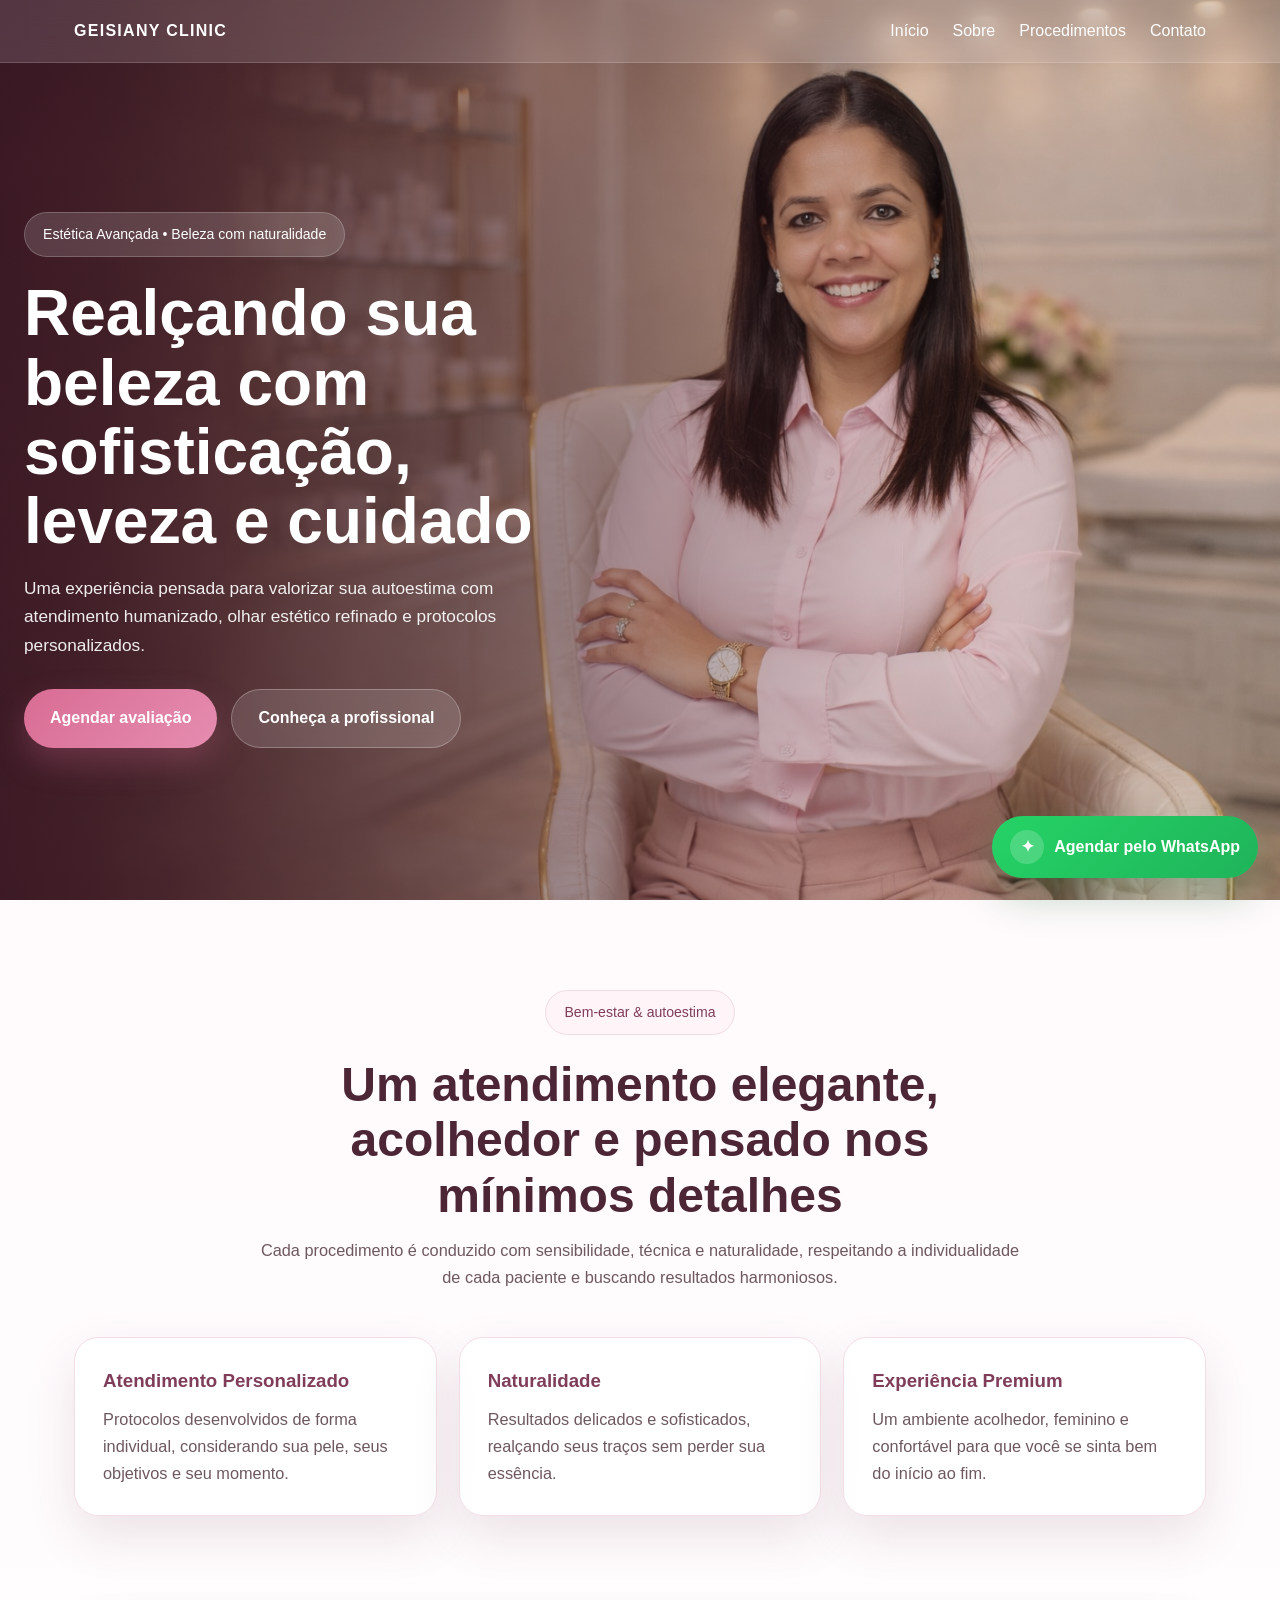
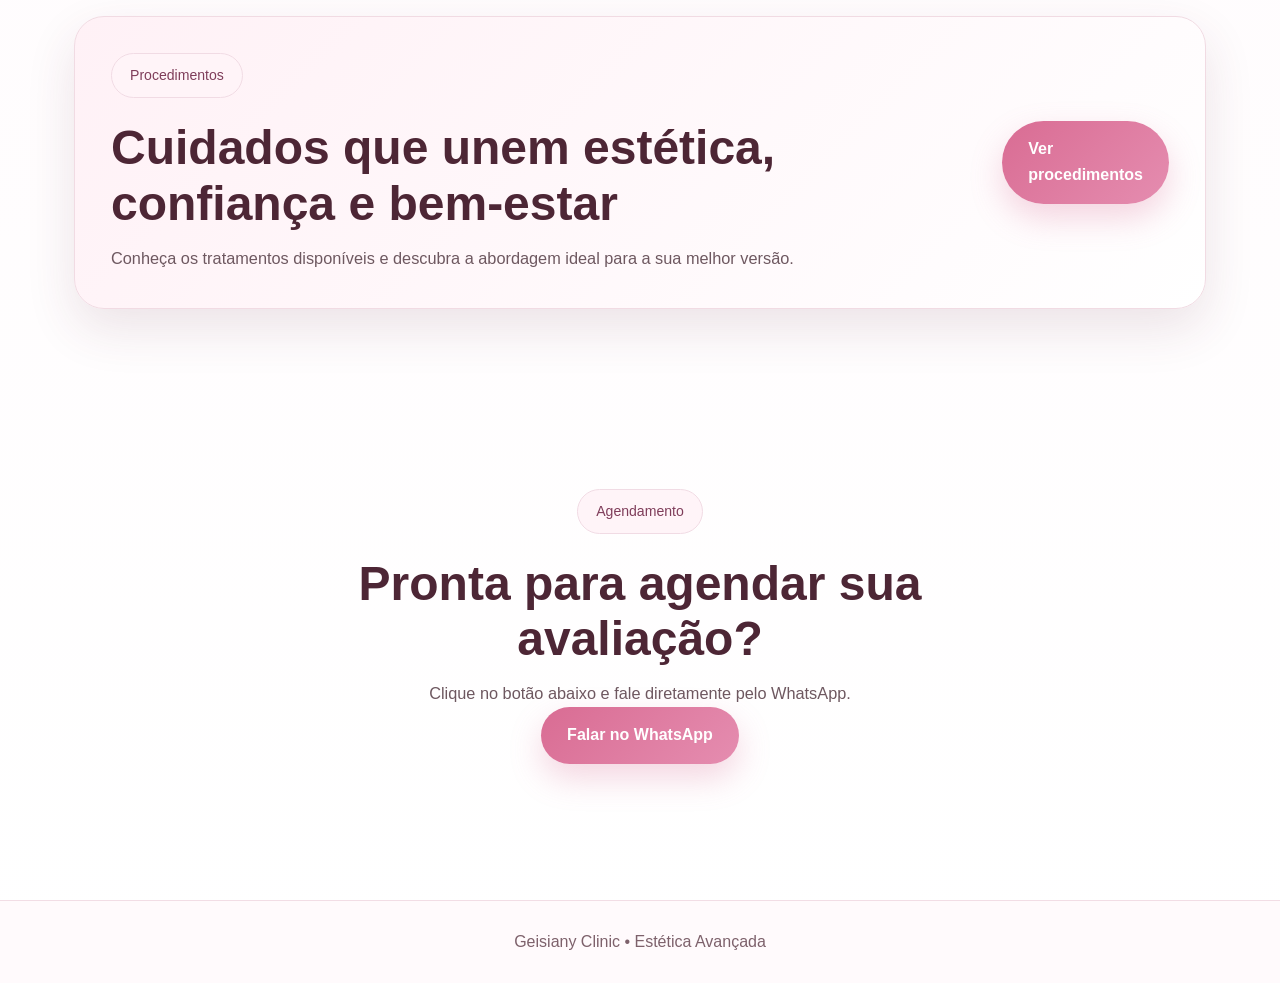
<file: index.html>
<!DOCTYPE html>
<html lang="pt-BR">
<head>
  <meta charset="UTF-8" />
  <meta name="viewport" content="width=device-width, initial-scale=1.0" />
  <title>Geisiany Clinic | Estética Avançada</title>
  <link rel="stylesheet" href="style.css" />
</head>
<body>
  <header class="navbar">
    <div class="nav-wrapper">
      <a class="brand" href="index.html">Geisiany Clinic</a>
      <nav>
        <a href="index.html">Início</a>
        <a href="sobre.html">Sobre</a>
        <a href="servicos.html">Procedimentos</a>
        <a href="contato.html">Contato</a>
      </nav>
    </div>
  </header>

  <section class="hero">
    <div class="overlay"></div>

    <div class="hero-content">
      <span class="tag">Estética Avançada • Beleza com naturalidade</span>
      <h1>Realçando sua beleza com sofisticação, leveza e cuidado</h1>
      <p>
        Uma experiência pensada para valorizar sua autoestima com atendimento
        humanizado, olhar estético refinado e protocolos personalizados.
      </p>

      <div class="hero-buttons">
        <a href="https://wa.me/5537920007691?text=Olá,%20gostaria%20de%20agendar%20uma%20avaliação." target="_blank" rel="noopener" class="btn btn-primary">Agendar avaliação</a>
        <a href="sobre.html" class="btn btn-secondary">Conheça a profissional</a>
      </div>
    </div>
  </section>

  <section class="section intro">
    <div class="section-header">
      <span class="mini-tag">Bem-estar & autoestima</span>
      <h2>Um atendimento elegante, acolhedor e pensado nos mínimos detalhes</h2>
      <p>
        Cada procedimento é conduzido com sensibilidade, técnica e naturalidade,
        respeitando a individualidade de cada paciente e buscando resultados
        harmoniosos.
      </p>
    </div>

    <div class="cards">
      <article class="card">
        <h3>Atendimento Personalizado</h3>
        <p>
          Protocolos desenvolvidos de forma individual, considerando sua pele,
          seus objetivos e seu momento.
        </p>
      </article>

      <article class="card">
        <h3>Naturalidade</h3>
        <p>
          Resultados delicados e sofisticados, realçando seus traços sem perder
          sua essência.
        </p>
      </article>

      <article class="card">
        <h3>Experiência Premium</h3>
        <p>
          Um ambiente acolhedor, feminino e confortável para que você se sinta
          bem do início ao fim.
        </p>
      </article>
    </div>
  </section>

  <section class="section highlight">
    <div class="highlight-box">
      <div>
        <span class="mini-tag">Procedimentos</span>
        <h2>Cuidados que unem estética, confiança e bem-estar</h2>
        <p>
          Conheça os tratamentos disponíveis e descubra a abordagem ideal para a
          sua melhor versão.
        </p>
      </div>
      <a href="servicos.html" class="btn btn-primary">Ver procedimentos</a>
    </div>
  </section>

  <section class="section contact-cta">
    <div class="section-header">
      <span class="mini-tag">Agendamento</span>
      <h2>Pronta para agendar sua avaliação?</h2>
      <p>
        Clique no botão abaixo e fale diretamente pelo WhatsApp.
      </p>
      <a href="https://wa.me/5537920007691?text=Olá,%20gostaria%20de%20agendar%20uma%20avaliação." target="_blank" rel="noopener" class="btn btn-primary">Falar no WhatsApp</a>
    </div>
  </section>

  <footer class="footer">
    <p>Geisiany Clinic • Estética Avançada</p>
  </footer>

  <a
    href="https://wa.me/5537920007691?text=Olá,%20gostaria%20de%20agendar%20uma%20avaliação."
    class="whatsapp-float"
    target="_blank"
    rel="noopener"
    aria-label="Falar no WhatsApp"
    title="Falar no WhatsApp"
  >
    <span class="wa-icon">✦</span>
    <span class="wa-text">Agendar pelo WhatsApp</span>
  </a>
</body>
</html>
</file>
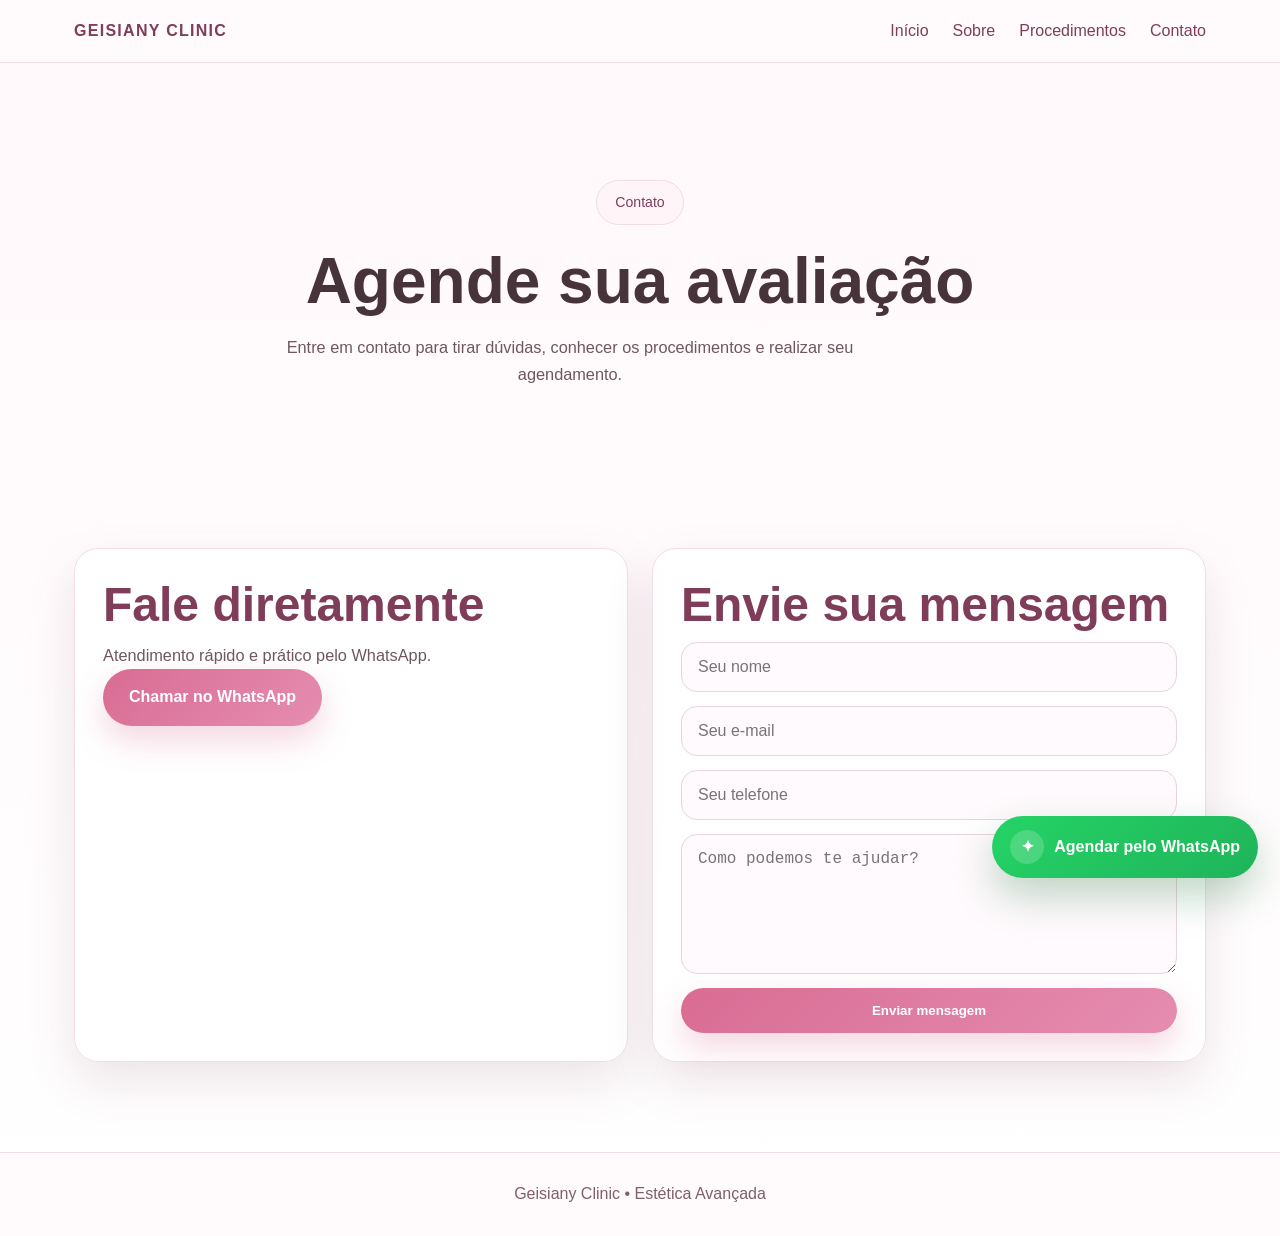
<file: contato.html>
<!DOCTYPE html>
<html lang="pt-BR">
<head>
  <meta charset="UTF-8" />
  <meta name="viewport" content="width=device-width, initial-scale=1.0" />
  <title>Contato | Geisiany Clinic</title>
  <link rel="stylesheet" href="style.css" />
</head>
<body>
  <header class="navbar solid">
    <div class="nav-wrapper">
      <a class="brand dark" href="index.html">Geisiany Clinic</a>
      <nav class="dark-nav">
        <a href="index.html">Início</a>
        <a href="sobre.html">Sobre</a>
        <a href="servicos.html">Procedimentos</a>
        <a href="contato.html">Contato</a>
      </nav>
    </div>
  </header>

  <main class="page-shell">
    <section class="section page-hero">
      <div class="section-header">
        <span class="mini-tag">Contato</span>
        <h1>Agende sua avaliação</h1>
        <p>
          Entre em contato para tirar dúvidas, conhecer os procedimentos e
          realizar seu agendamento.
        </p>
      </div>
    </section>

    <section class="section contact-grid">
      <div class="soft-card">
        <h2>Fale diretamente</h2>
        <p>Atendimento rápido e prático pelo WhatsApp.</p>
        <a href="https://wa.me/5537920007691?text=Olá,%20gostaria%20de%20agendar%20uma%20avaliação." target="_blank" rel="noopener" class="btn btn-primary">Chamar no WhatsApp</a>
      </div>

      <div class="soft-card">
        <h2>Envie sua mensagem</h2>
        <form>
          <input type="text" placeholder="Seu nome" required />
          <input type="email" placeholder="Seu e-mail" required />
          <input type="tel" placeholder="Seu telefone" />
          <textarea placeholder="Como podemos te ajudar?"></textarea>
          <button type="submit">Enviar mensagem</button>
        </form>
      </div>
    </section>
  </main>

  <footer class="footer">
    <p>Geisiany Clinic • Estética Avançada</p>
  </footer>

  <a
    href="https://wa.me/5537920007691?text=Olá,%20gostaria%20de%20agendar%20uma%20avaliação."
    class="whatsapp-float"
    target="_blank"
    rel="noopener"
    aria-label="Falar no WhatsApp"
    title="Falar no WhatsApp"
  >
    <span class="wa-icon">✦</span>
    <span class="wa-text">Agendar pelo WhatsApp</span>
  </a>
</body>
</html>
</file>
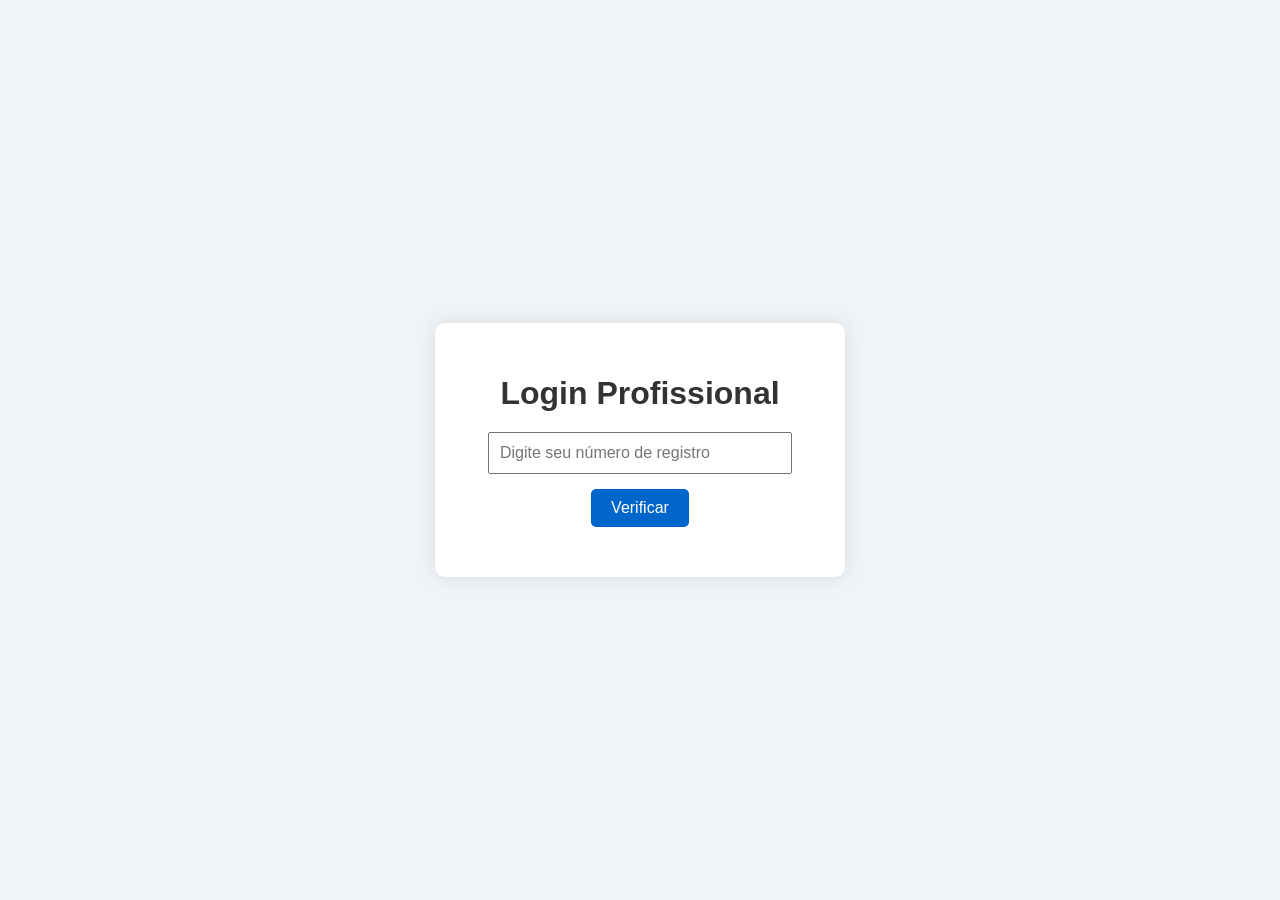
<file: login.html>
<!DOCTYPE html>
<html lang="pt-BR">
<head>
<meta charset="UTF-8" />
<meta name="viewport" content="width=device-width, initial-scale=1.0"/>
<title>Login Profissional</title>
<style>
body, html {
  margin: 0;
  padding: 0;
  font-family: Arial, sans-serif;
  background: #f0f4f8;
  display: flex;
  justify-content: center;
  align-items: center;
  height: 100vh;
}

.container {
  background: white;
  padding: 30px;
  border-radius: 10px;
  box-shadow: 0 0 20px rgba(0,0,0,0.1);
  text-align: center;
  width: 350px;
}

h1 { margin-bottom: 20px; color: #333; }
input {
  width: 80%;
  padding: 10px;
  margin-bottom: 15px;
  font-size: 16px;
}
button {
  padding: 10px 20px;
  font-size: 16px;
  border: none;
  background: #0066cc;
  color: white;
  border-radius: 5px;
  cursor: pointer;
}
button:hover { background: #004a99; }
#prof-info { margin-top: 20px; font-weight: bold; color: #333; }
#enter-btn { display: none; margin-top: 15px; }
</style>
</head>
<body>

<div class="container">
  <h1>Login Profissional</h1>
  <input type="text" id="reg-num" placeholder="Digite seu número de registro">
  <button onclick="buscarProfissional()">Verificar</button>

  <div id="prof-info"></div>
  <button id="enter-btn" onclick="entrar()">Entrar</button>
</div>

<script>
const profissionais = [
  { reg: '818885', nome: 'Dr. Veronica', especialidade: 'Enfermeira' },
  { reg: '23456', nome: 'Dr. Bruno Lima', especialidade: 'Dermatologia' },
  { reg: '34567', nome: 'Dra. Carla Mendes', especialidade: 'Pediatria' },
  { reg: '45678', nome: 'Dr. Diego Torres', especialidade: 'Ortopedia' },
  { reg: '56789', nome: 'Dra. Elisa Santos', especialidade: 'Ginecologia' }
];

function buscarProfissional() {
  const reg = document.getElementById('reg-num').value.trim();
  const prof = profissionais.find(p => p.reg === reg);
  const infoDiv = document.getElementById('prof-info');
  const enterBtn = document.getElementById('enter-btn');

  if (prof) {
    infoDiv.textContent = `Olá, ${prof.nome} - Especialidade: ${prof.especialidade}`;
    enterBtn.style.display = 'inline-block';
    localStorage.setItem('profissionalNome', prof.nome);
    localStorage.setItem('profissionalEspecialidade', prof.especialidade);
  } else {
    infoDiv.textContent = 'Número de registro não encontrado.';
    enterBtn.style.display = 'none';
  }
}

function entrar() {
  window.location.href = 'dashboard.html';
}
</script>

</body>
</html>
</file>
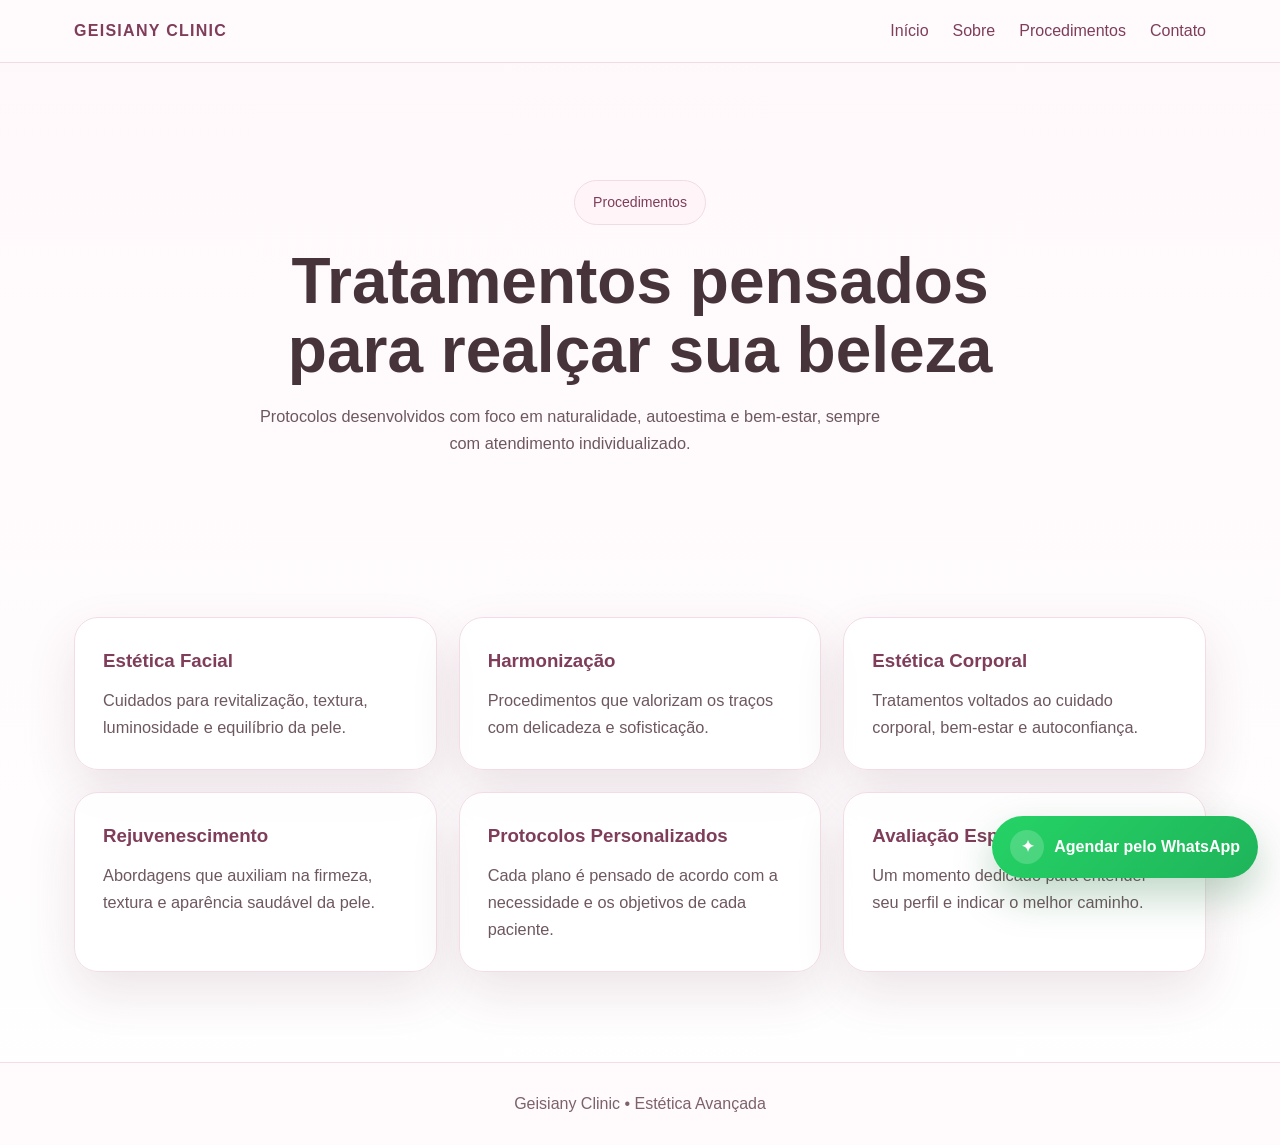
<file: servicos.html>
<!DOCTYPE html>
<html lang="pt-BR">
<head>
  <meta charset="UTF-8" />
  <meta name="viewport" content="width=device-width, initial-scale=1.0" />
  <title>Procedimentos | Geisiany Clinic</title>
  <link rel="stylesheet" href="style.css" />
</head>
<body>
  <header class="navbar solid">
    <div class="nav-wrapper">
      <a class="brand dark" href="index.html">Geisiany Clinic</a>
      <nav class="dark-nav">
        <a href="index.html">Início</a>
        <a href="sobre.html">Sobre</a>
        <a href="servicos.html">Procedimentos</a>
        <a href="contato.html">Contato</a>
      </nav>
    </div>
  </header>

  <main class="page-shell">
    <section class="section page-hero">
      <div class="section-header">
        <span class="mini-tag">Procedimentos</span>
        <h1>Tratamentos pensados para realçar sua beleza</h1>
        <p>
          Protocolos desenvolvidos com foco em naturalidade, autoestima e
          bem-estar, sempre com atendimento individualizado.
        </p>
      </div>
    </section>

    <section class="section">
      <div class="cards">
        <article class="card">
          <h3>Estética Facial</h3>
          <p>Cuidados para revitalização, textura, luminosidade e equilíbrio da pele.</p>
        </article>
        <article class="card">
          <h3>Harmonização</h3>
          <p>Procedimentos que valorizam os traços com delicadeza e sofisticação.</p>
        </article>
        <article class="card">
          <h3>Estética Corporal</h3>
          <p>Tratamentos voltados ao cuidado corporal, bem-estar e autoconfiança.</p>
        </article>
        <article class="card">
          <h3>Rejuvenescimento</h3>
          <p>Abordagens que auxiliam na firmeza, textura e aparência saudável da pele.</p>
        </article>
        <article class="card">
          <h3>Protocolos Personalizados</h3>
          <p>Cada plano é pensado de acordo com a necessidade e os objetivos de cada paciente.</p>
        </article>
        <article class="card">
          <h3>Avaliação Especializada</h3>
          <p>Um momento dedicado para entender seu perfil e indicar o melhor caminho.</p>
        </article>
      </div>
    </section>
  </main>

  <footer class="footer">
    <p>Geisiany Clinic • Estética Avançada</p>
  </footer>

  <a
    href="https://wa.me/5537920007691?text=Olá,%20gostaria%20de%20agendar%20uma%20avaliação."
    class="whatsapp-float"
    target="_blank"
    rel="noopener"
    aria-label="Falar no WhatsApp"
    title="Falar no WhatsApp"
  >
    <span class="wa-icon">✦</span>
    <span class="wa-text">Agendar pelo WhatsApp</span>
  </a>
</body>
</html>
</file>
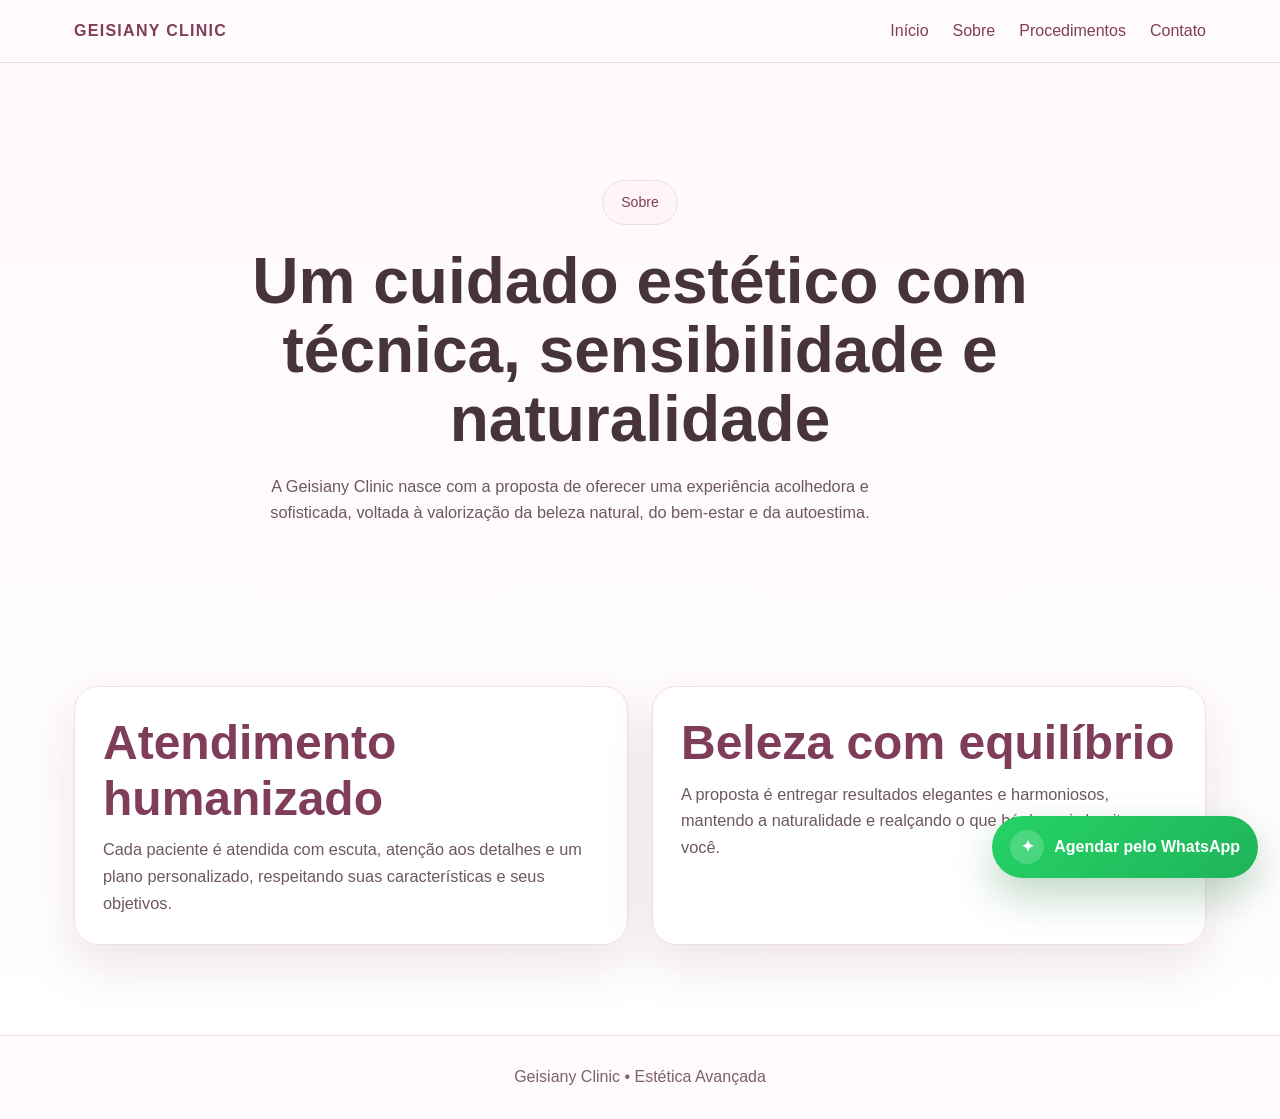
<file: sobre.html>
<!DOCTYPE html>
<html lang="pt-BR">
<head>
  <meta charset="UTF-8" />
  <meta name="viewport" content="width=device-width, initial-scale=1.0" />
  <title>Sobre | Geisiany Clinic</title>
  <link rel="stylesheet" href="style.css" />
</head>
<body>
  <header class="navbar solid">
    <div class="nav-wrapper">
      <a class="brand dark" href="index.html">Geisiany Clinic</a>
      <nav class="dark-nav">
        <a href="index.html">Início</a>
        <a href="sobre.html">Sobre</a>
        <a href="servicos.html">Procedimentos</a>
        <a href="contato.html">Contato</a>
      </nav>
    </div>
  </header>

  <main class="page-shell">
    <section class="section page-hero">
      <div class="section-header">
        <span class="mini-tag">Sobre</span>
        <h1>Um cuidado estético com técnica, sensibilidade e naturalidade</h1>
        <p>
          A Geisiany Clinic nasce com a proposta de oferecer uma experiência
          acolhedora e sofisticada, voltada à valorização da beleza natural, do
          bem-estar e da autoestima.
        </p>
      </div>
    </section>

    <section class="section two-columns">
      <div class="soft-card">
        <h2>Atendimento humanizado</h2>
        <p>
          Cada paciente é atendida com escuta, atenção aos detalhes e um plano
          personalizado, respeitando suas características e seus objetivos.
        </p>
      </div>
      <div class="soft-card">
        <h2>Beleza com equilíbrio</h2>
        <p>
          A proposta é entregar resultados elegantes e harmoniosos, mantendo a
          naturalidade e realçando o que há de mais bonito em você.
        </p>
      </div>
    </section>
  </main>

  <footer class="footer">
    <p>Geisiany Clinic • Estética Avançada</p>
  </footer>

  <a
    href="https://wa.me/5537920007691?text=Olá,%20gostaria%20de%20agendar%20uma%20avaliação."
    class="whatsapp-float"
    target="_blank"
    rel="noopener"
    aria-label="Falar no WhatsApp"
    title="Falar no WhatsApp"
  >
    <span class="wa-icon">✦</span>
    <span class="wa-text">Agendar pelo WhatsApp</span>
  </a>
</body>
</html>
</file>
<file: style.css>
:root {
  --rosa-principal: #d96c93;
  --rosa-claro: #f7d9e4;
  --rosa-suave: #fff4f8;
  --rosa-quente: #c35680;
  --vinho: #7f3d5a;
  --texto: #47333a;
  --branco: #ffffff;
  --nude: #f8eef2;
  --sombra: 0 20px 50px rgba(95, 43, 65, 0.12);
  --radius: 24px;
}

* {
  margin: 0;
  padding: 0;
  box-sizing: border-box;
}

html {
  scroll-behavior: smooth;
}

body {
  font-family: "Segoe UI", Arial, sans-serif;
  color: var(--texto);
  background: linear-gradient(to bottom, #fff8fb, #ffffff);
  line-height: 1.65;
}

a {
  text-decoration: none;
}

.navbar {
  position: fixed;
  top: 0;
  width: 100%;
  z-index: 1000;
  background: rgba(255, 247, 250, 0.14);
  backdrop-filter: blur(14px);
  border-bottom: 1px solid rgba(255, 255, 255, 0.16);
}

.navbar.solid {
  background: rgba(255, 251, 252, 0.96);
  border-bottom: 1px solid #f1dbe4;
}

.nav-wrapper {
  max-width: 1180px;
  margin: 0 auto;
  padding: 18px 24px;
  display: flex;
  align-items: center;
  justify-content: space-between;
  gap: 20px;
}

.brand {
  color: var(--branco);
  font-weight: 700;
  letter-spacing: 0.08em;
  text-transform: uppercase;
  font-size: 1rem;
}

.brand.dark {
  color: var(--vinho);
}

.navbar nav {
  display: flex;
  gap: 24px;
  flex-wrap: wrap;
}

.navbar nav a {
  color: var(--branco);
  font-weight: 500;
  transition: 0.25s ease;
}

.dark-nav a {
  color: var(--vinho) !important;
}

.navbar nav a:hover {
  color: var(--rosa-claro);
}

.dark-nav a:hover {
  color: var(--rosa-quente) !important;
}

.hero {
  position: relative;
  min-height: 100vh;
  background-image: url('img/Veronica.jpeg');
  background-size: cover;
  background-position: right center;
  background-repeat: no-repeat;
  display: flex;
  align-items: center;
  padding: 120px 24px 60px;
}

.overlay {
  position: absolute;
  inset: 0;
  background:
    linear-gradient(
      to right,
      rgba(58, 23, 37, 0.82) 0%,
      rgba(58, 23, 37, 0.55) 35%,
      rgba(58, 23, 37, 0.18) 70%,
      rgba(58, 23, 37, 0.06) 100%
    );
}

.hero-content {
  position: relative;
  z-index: 2;
  max-width: 760px;
  color: var(--branco);
}

.tag,
.mini-tag {
  display: inline-block;
  padding: 10px 18px;
  border-radius: 999px;
  margin-bottom: 22px;
  font-size: 0.88rem;
  backdrop-filter: blur(8px);
}

.tag {
  background: rgba(255, 255, 255, 0.15);
  border: 1px solid rgba(255, 255, 255, 0.2);
  color: var(--branco);
}

.mini-tag {
  background: var(--rosa-suave);
  border: 1px solid #f1dbe4;
  color: var(--vinho);
}

.hero h1,
.page-hero h1 {
  font-size: clamp(2.4rem, 5vw, 4.7rem);
  line-height: 1.08;
  margin-bottom: 18px;
}

.hero p,
.page-hero p {
  font-size: 1.08rem;
  max-width: 640px;
  margin-bottom: 30px;
}

.hero p {
  color: rgba(255, 255, 255, 0.92);
}

.hero-buttons {
  display: flex;
  gap: 14px;
  flex-wrap: wrap;
}

.btn,
button {
  display: inline-flex;
  align-items: center;
  justify-content: center;
  border: none;
  border-radius: 999px;
  padding: 15px 26px;
  font-weight: 600;
  cursor: pointer;
  transition: 0.28s ease;
}

.btn-primary,
button {
  background: linear-gradient(135deg, var(--rosa-principal), #e58db0);
  color: var(--branco);
  box-shadow: 0 14px 32px rgba(217, 108, 147, 0.28);
}

.btn-primary:hover,
button:hover {
  transform: translateY(-2px);
  filter: brightness(1.03);
}

.btn-secondary {
  color: var(--branco);
  background: rgba(255, 255, 255, 0.14);
  border: 1px solid rgba(255, 255, 255, 0.26);
  backdrop-filter: blur(8px);
}

.btn-secondary:hover {
  background: rgba(255, 255, 255, 0.22);
}

.page-shell {
  padding-top: 90px;
}

.section {
  max-width: 1180px;
  margin: 0 auto;
  padding: 90px 24px;
}

.page-hero {
  padding-bottom: 24px;
}

.section-header {
  text-align: center;
  max-width: 780px;
  margin: 0 auto 46px;
}

.section h2 {
  font-size: clamp(2rem, 4vw, 3rem);
  line-height: 1.15;
  margin-bottom: 14px;
  color: #4d2635;
}

.section p {
  color: #6e5860;
  font-size: 1.02rem;
}

.cards {
  display: grid;
  grid-template-columns: repeat(3, 1fr);
  gap: 22px;
}

.card,
.soft-card {
  background: rgba(255, 255, 255, 0.9);
  border: 1px solid #f2dde6;
  border-radius: var(--radius);
  padding: 28px;
  box-shadow: var(--sombra);
  transition: 0.28s ease;
}

.card:hover,
.soft-card:hover {
  transform: translateY(-6px);
}

.card h3,
.soft-card h2 {
  color: var(--vinho);
  margin-bottom: 10px;
}

.highlight {
  padding-top: 10px;
}

.highlight-box {
  display: flex;
  justify-content: space-between;
  align-items: center;
  gap: 24px;
  background: linear-gradient(135deg, #fff1f6, #ffffff);
  border: 1px solid #f1dbe3;
  border-radius: 30px;
  padding: 36px;
  box-shadow: var(--sombra);
}

.two-columns,
.contact-grid {
  display: grid;
  grid-template-columns: repeat(2, 1fr);
  gap: 24px;
}

form {
  display: grid;
  gap: 14px;
}

input,
textarea {
  width: 100%;
  padding: 15px 16px;
  border-radius: 16px;
  border: 1px solid #ead3dc;
  background: #fffafd;
  outline: none;
  font-size: 1rem;
  color: var(--texto);
}

input:focus,
textarea:focus {
  border-color: var(--rosa-principal);
  box-shadow: 0 0 0 4px rgba(217, 108, 147, 0.12);
}

textarea {
  min-height: 140px;
  resize: vertical;
}

.footer {
  text-align: center;
  padding: 28px 20px;
  color: #7d616b;
  border-top: 1px solid #f2dde5;
  background: #fffafc;
}

.whatsapp-float {
  position: fixed;
  right: 22px;
  bottom: 22px;
  z-index: 1100;
  display: inline-flex;
  align-items: center;
  gap: 10px;
  padding: 14px 18px;
  border-radius: 999px;
  background: linear-gradient(135deg, #25d366, #1fb45a);
  color: #ffffff;
  box-shadow: 0 18px 40px rgba(24, 110, 53, 0.28);
  font-weight: 700;
  transition: 0.28s ease;
}

.whatsapp-float:hover {
  transform: translateY(-3px) scale(1.01);
}

.wa-icon {
  width: 34px;
  height: 34px;
  border-radius: 50%;
  display: inline-flex;
  align-items: center;
  justify-content: center;
  background: rgba(255, 255, 255, 0.18);
  font-size: 1rem;
}

.wa-text {
  white-space: nowrap;
}

@media (max-width: 960px) {
  .cards,
  .two-columns,
  .contact-grid {
    grid-template-columns: 1fr;
  }

  .highlight-box {
    flex-direction: column;
    align-items: flex-start;
  }

  .nav-wrapper {
    flex-direction: column;
  }

  .hero {
    justify-content: center;
  }

  .hero-content {
    text-align: center;
    margin: 0 auto;
  }

  .hero p {
    margin-left: auto;
    margin-right: auto;
  }

  .hero-buttons {
    justify-content: center;
  }
}

@media (max-width: 640px) {
  .navbar nav {
    justify-content: center;
    gap: 14px;
  }

  .section {
    padding: 70px 18px;
  }

  .whatsapp-float {
    right: 14px;
    bottom: 14px;
    padding: 12px 14px;
  }

  .wa-text {
    display: none;
  }
}

.hero-content { max-width: 560px; }


/* Mobile refinements */
@media (max-width: 768px) {
  .nav-wrapper {
    padding: 14px 16px;
    gap: 10px;
  }

  .brand,
  .brand.dark {
    font-size: 0.92rem;
    letter-spacing: 0.06em;
    text-align: center;
  }

  .navbar nav {
    width: 100%;
    justify-content: center;
    gap: 10px 14px;
  }

  .navbar nav a {
    font-size: 0.92rem;
  }

  .hero {
    min-height: 100svh;
    padding: 128px 18px 36px;
    background-position: 76% center;
    align-items: center;
  }

  .overlay {
    background:
      linear-gradient(
        to bottom,
        rgba(58, 23, 37, 0.70) 0%,
        rgba(58, 23, 37, 0.56) 42%,
        rgba(58, 23, 37, 0.34) 100%
      );
  }

  .hero-content {
    max-width: 100%;
    text-align: center;
    margin: 0 auto;
  }

  .tag {
    font-size: 0.78rem;
    padding: 8px 14px;
    margin-bottom: 16px;
  }

  .hero h1 {
    font-size: 2rem;
    line-height: 1.12;
    margin-bottom: 14px;
  }

  .hero p {
    font-size: 0.98rem;
    line-height: 1.55;
    max-width: 100%;
    margin-bottom: 22px;
  }

  .hero-buttons {
    width: 100%;
    flex-direction: column;
    gap: 10px;
  }

  .hero-buttons .btn {
    width: 100%;
    min-height: 52px;
    padding: 14px 18px;
  }

  .section {
    padding: 56px 16px;
  }

  .page-shell {
    padding-top: 82px;
  }

  .page-hero {
    padding-bottom: 10px;
  }

  .section-header {
    margin-bottom: 30px;
  }

  .section h2,
  .page-hero h1 {
    font-size: 1.75rem;
    line-height: 1.18;
  }

  .section p,
  .page-hero p,
  .card p,
  .soft-card p {
    font-size: 0.96rem;
  }

  .card,
  .soft-card {
    padding: 22px 18px;
    border-radius: 20px;
  }

  .highlight-box {
    padding: 24px 18px;
    border-radius: 24px;
  }

  form {
    gap: 12px;
  }

  input,
  textarea {
    font-size: 16px;
    padding: 14px 14px;
    border-radius: 14px;
  }

  .btn,
  button {
    min-height: 50px;
  }

  .whatsapp-float {
    right: 12px;
    bottom: 12px;
    padding: 12px 14px;
    border-radius: 999px;
  }

  .wa-icon {
    width: 30px;
    height: 30px;
  }

  .wa-text {
    display: none;
  }
}

@media (max-width: 420px) {
  .hero {
    padding-top: 122px;
    background-position: 80% center;
  }

  .hero h1 {
    font-size: 1.8rem;
  }

  .hero p {
    font-size: 0.93rem;
  }

  .navbar nav a {
    font-size: 0.88rem;
  }

  .section h2,
  .page-hero h1 {
    font-size: 1.55rem;
  }

  .tag,
  .mini-tag {
    font-size: 0.74rem;
  }
}
</file>
